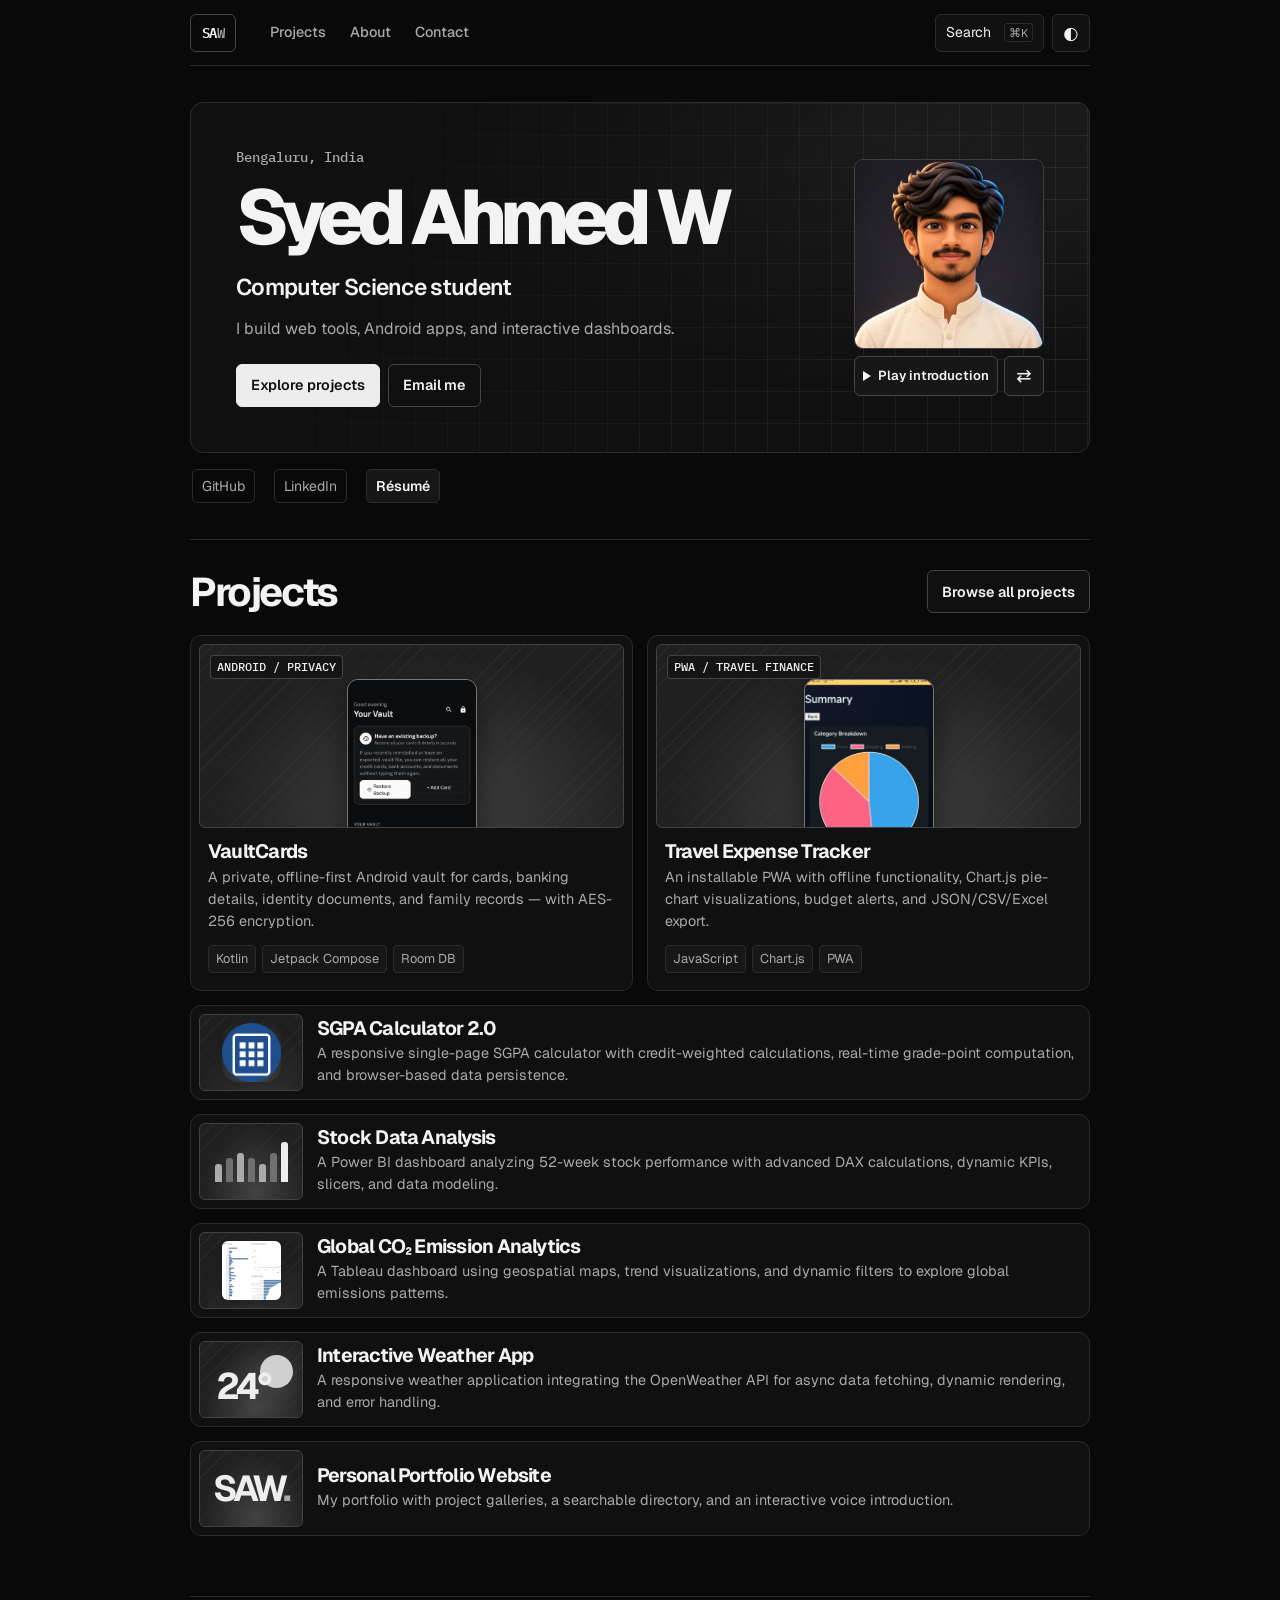
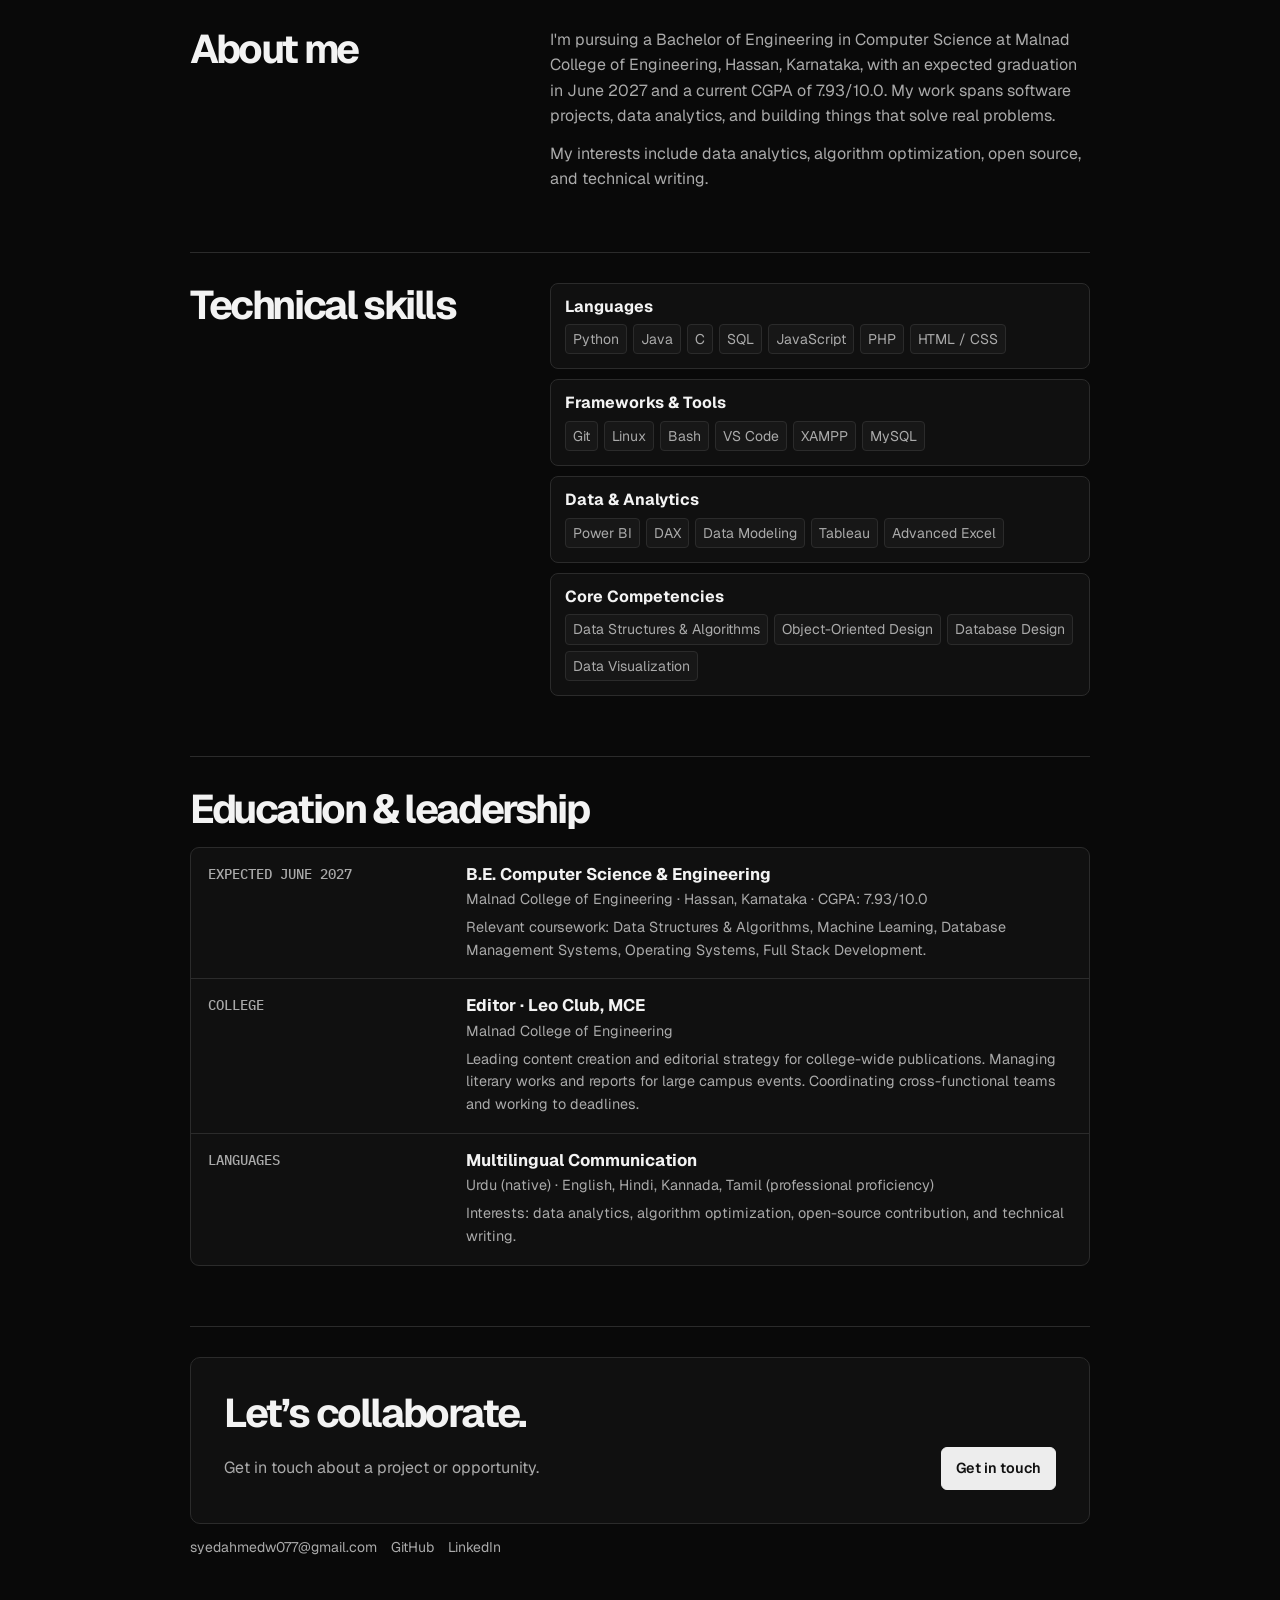
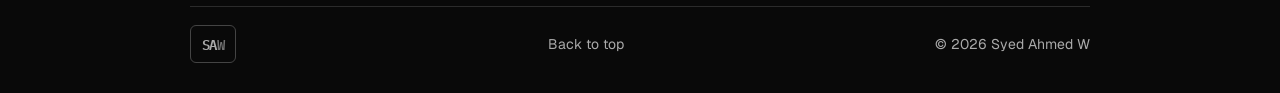
<file: index.html>
<!doctype html>
<html lang="en">
<head>
  <meta charset="utf-8">
  <meta name="viewport" content="width=device-width, initial-scale=1">
  <meta name="theme-color" content="#090909">
  <meta name="description" content="Syed Ahmed W — Computer Science student at Malnad College of Engineering, building software and data-driven projects.">
  <meta property="og:title" content="Syed Ahmed W — Portfolio">
  <meta property="og:description" content="Software, data analytics, and practical ideas made useful.">
  <meta property="og:type" content="website">
  <title>Syed Ahmed W — Portfolio</title>
  <link rel="icon" href="assets/favicon.svg" type="image/svg+xml">
  <link rel="preconnect" href="https://fonts.googleapis.com">
  <link rel="preconnect" href="https://fonts.gstatic.com" crossorigin>
  <link href="https://fonts.googleapis.com/css2?family=Geist:wght@400;500;600;700;800&family=IBM+Plex+Mono:wght@400;500;600&display=swap" rel="stylesheet">
  <link rel="stylesheet" href="styles.css">
  <script src="app.js" defer></script>
  <script src="link-previews.js" defer></script>
  <script src="avatar-mouth.js" defer></script>
  <script src="avatar.js" defer></script>
</head>
<body>
  <!-- Reading progress bar -->
  <div class="reading-progress" aria-hidden="true"><span id="reading-progress-bar"></span></div>

  <!-- Quick navigation overlay (Ctrl/⌘ K) -->
  <div class="command-overlay" id="command-overlay" hidden>
    <div class="command-dialog" role="dialog" aria-modal="true" aria-label="Quick navigation">
      <div class="command-input-row">
        <span>⌕</span>
        <input id="command-input" type="search" placeholder="Jump to a section or page…" autocomplete="off">
        <kbd>ESC</kbd>
      </div>
      <div class="command-results" id="command-results"></div>
      <p class="command-hint">Use ↑ ↓ to navigate · Enter to open · Esc to close</p>
    </div>
  </div>

  <a class="skip-link" href="#main">Skip to content</a>

  <!-- Header -->
  <header class="site-header">
    <a class="wordmark" href="index.html" aria-label="Syed Ahmed W home">SA<span>W</span></a>
    <nav class="main-nav" aria-label="Main navigation">
      <a href="projects.html">Projects</a>
      <a href="index.html#about">About</a>
      <a href="index.html#contact">Contact</a>
    </nav>
    <div class="header-actions">
      <button class="command-trigger" type="button" aria-label="Open quick navigation" title="Quick navigation (Ctrl/⌘ K)">Search <kbd>⌘K</kbd></button>
      <button class="theme-toggle" type="button" aria-label="Toggle color theme">◐</button>
    </div>
  </header>

  <main id="main">
    <section class="intro section-wrap" aria-labelledby="intro-title">
      <div class="intro-panel">
        <div class="intro-copy">
          <p class="intro-location">Bengaluru, India</p>
          <h1 id="intro-title">Syed Ahmed W</h1>
          <p class="intro-role">Computer Science student</p>
          <p class="intro-summary">I build web tools, Android apps, and interactive dashboards.</p>
          <div class="intro-actions">
            <a class="button button-primary" href="#featured">Explore projects</a>
            <a class="button button-outline" href="mailto:syedahmedw077@gmail.com">Email me</a>
          </div>
        </div>
        <div class="avatar-widget" data-avatar>
          <div class="avatar-stage">
            <div class="avatar-character" aria-hidden="true">
              <img src="assets/syed-ahmed-avatar.webp" alt="" width="512" height="512" fetchpriority="high">
              <span class="avatar-mouth"></span>
            </div>
            <img class="avatar-photo" src="assets/syed-ahmed-portrait-sm.webp" alt="Portrait of Syed Ahmed W" width="780" height="975" hidden>
          </div>
          <div class="avatar-controls">
            <button class="avatar-play" type="button" hidden><span class="play-icon" aria-hidden="true"></span><span class="play-label">Play introduction</span></button>
            <button class="avatar-view" type="button" aria-label="Show portrait" title="Show portrait" hidden>⇄</button>
          </div>
          <audio src="assets/avatar-intro.mp3" preload="none"></audio>
          <p class="avatar-status" role="status" hidden></p>
        </div>
      </div>
      <div class="intro-links">
        <a href="https://github.com/syedahmedw" target="_blank" rel="noreferrer">GitHub</a>
        <a href="https://linkedin.com/in/syedahmedw" target="_blank" rel="noreferrer">LinkedIn</a>
        <a class="resume-link" href="resume.html">Résumé</a>
      </div>
    </section>

    <section class="content-section section-wrap home-projects" id="featured" aria-labelledby="projects-title">
      <div class="work-header">
        <h2 id="projects-title">Projects</h2>
        <a class="button button-outline" href="projects.html">Browse all projects</a>
      </div>
      <div class="project-grid home-project-grid">
        <article class="project-tile">
          <a class="tile-visual visual-vault" href="project.html?id=vaultcards" aria-label="View VaultCards project">
            <span class="visual-label">ANDROID / PRIVACY</span>
            <img class="tile-app-preview" src="assets/project-screenshots/vaultcards/vault-settings.jpeg" alt="" loading="lazy" width="720" height="1600">
          </a>
          <h3><a href="project.html?id=vaultcards">VaultCards</a></h3>
          <p>A private, offline-first Android vault for cards, banking details, identity documents, and family records — with AES-256 encryption.</p>
          <div class="card-tags"><span>Kotlin</span><span>Jetpack Compose</span><span>Room DB</span></div>
        </article>

        <article class="project-tile">
          <a class="tile-visual visual-expense" href="project.html?id=expense-tracker" aria-label="View Travel Expense Tracker project">
            <span class="visual-label">PWA / TRAVEL FINANCE</span>
            <img class="tile-app-preview" src="assets/project-screenshots/travel/summary.webp" alt="" loading="lazy" width="540" height="1159">
          </a>
          <h3><a href="project.html?id=expense-tracker">Travel Expense Tracker</a></h3>
          <p>An installable PWA with offline functionality, Chart.js pie-chart visualizations, budget alerts, and JSON/CSV/Excel export.</p>
          <div class="card-tags"><span>JavaScript</span><span>Chart.js</span><span>PWA</span></div>
        </article>

        <article class="project-tile">
          <a class="tile-visual visual-sgpa" href="project.html?id=sgpa-calculator" aria-label="View SGPA Calculator project">
            <span class="visual-label">EDUCATION / WEB</span>
            <img class="tile-sgpa-icon" src="assets/project-screenshots/apps/sgpa-calculator-icon.png" alt="" loading="lazy" width="512" height="512">
          </a>
          <h3><a href="project.html?id=sgpa-calculator">SGPA Calculator 2.0</a></h3>
          <p>A responsive single-page SGPA calculator with credit-weighted calculations, real-time grade-point computation, and browser-based data persistence.</p>
          <div class="card-tags"><span>JavaScript</span><span>HTML / CSS</span><span>Local Storage</span></div>
        </article>

        <article class="project-tile">
          <a class="tile-visual visual-stock" href="project.html?id=stock-dashboard" aria-label="View Stock Data Analysis project">
            <span class="visual-label">POWER BI / FINANCE</span>
            <div class="stock-lines"><i></i><i></i><i></i><i></i><i></i><i></i><i></i></div>
          </a>
          <h3><a href="project.html?id=stock-dashboard">Stock Data Analysis</a></h3>
          <p>A Power BI dashboard analyzing 52-week stock performance with advanced DAX calculations, dynamic KPIs, slicers, and data modeling.</p>
          <div class="card-tags"><span>Power BI</span><span>DAX</span><span>Data Modeling</span></div>
        </article>

        <article class="project-tile">
          <a class="tile-visual visual-co2" href="project.html?id=co2-analytics" aria-label="View Global CO₂ Emission Analytics project">
            <span class="visual-label">TABLEAU / CLIMATE</span>
            <img class="tile-tableau-preview" src="assets/project-screenshots/tableau/dashboard.png" alt="" loading="lazy" width="192" height="192">
          </a>
          <h3><a href="project.html?id=co2-analytics">Global CO₂ Emission Analytics</a></h3>
          <p>A Tableau dashboard using geospatial maps, trend visualizations, and dynamic filters to explore global emissions patterns.</p>
          <div class="card-tags"><span>Tableau</span><span>Geospatial</span><span>Data Viz</span></div>
        </article>

        <article class="project-tile">
          <a class="tile-visual visual-weather" href="project.html?id=weather-app" aria-label="View Weather Application project">
            <span class="visual-label">WEB / API</span>
            <div class="weather-sun" aria-hidden="true"></div>
            <div class="weather-temp" aria-hidden="true">24°</div>
          </a>
          <h3><a href="project.html?id=weather-app">Interactive Weather App</a></h3>
          <p>A responsive weather application integrating the OpenWeather API for async data fetching, dynamic rendering, and error handling.</p>
          <div class="card-tags"><span>JavaScript</span><span>REST API</span><span>Responsive</span></div>
        </article>

        <article class="project-tile">
          <a class="tile-visual visual-portfolio" href="project.html?id=portfolio" aria-label="View Personal Portfolio Website project">
            <span class="visual-label">PERSONAL / WEB</span>
            <div class="portfolio-type">SAW<span>.</span></div>
          </a>
          <h3><a href="project.html?id=portfolio">Personal Portfolio Website</a></h3>
          <p>My portfolio with project galleries, a searchable directory, and an interactive voice introduction.</p>
          <div class="card-tags"><span>HTML / CSS</span><span>JavaScript</span><span>Accessibility</span></div>
        </article>
      </div>
    </section>

    <!-- ═══════ ABOUT ═══════ -->
    <section class="content-section section-wrap" id="about">
      <div class="about-grid">
        <h2>About me</h2>
        <div class="about-copy">
          <p>I'm pursuing a Bachelor of Engineering in Computer Science at Malnad College of Engineering, Hassan, Karnataka, with an expected graduation in June 2027 and a current CGPA of 7.93/10.0. My work spans software projects, data analytics, and building things that solve real problems.</p>
          <p>My interests include data analytics, algorithm optimization, open source, and technical writing.</p>
        </div>
      </div>
    </section>

    <!-- ═══════ SKILLS ═══════ -->
    <section class="content-section section-wrap" id="skills">
      <div class="skills-layout">
        <h2>Technical skills</h2>
        <div class="skill-groups">
          <div class="skill-group">
            <h3>Languages</h3>
            <div class="tag-list">
              <span>Python</span><span>Java</span><span>C</span><span>SQL</span><span>JavaScript</span><span>PHP</span><span>HTML / CSS</span>
            </div>
          </div>
          <div class="skill-group">
            <h3>Frameworks & Tools</h3>
            <div class="tag-list">
              <span>Git</span><span>Linux</span><span>Bash</span><span>VS Code</span><span>XAMPP</span><span>MySQL</span>
            </div>
          </div>
          <div class="skill-group">
            <h3>Data & Analytics</h3>
            <div class="tag-list">
              <span>Power BI</span><span>DAX</span><span>Data Modeling</span><span>Tableau</span><span>Advanced Excel</span>
            </div>
          </div>
          <div class="skill-group">
            <h3>Core Competencies</h3>
            <div class="tag-list">
              <span>Data Structures & Algorithms</span><span>Object-Oriented Design</span><span>Database Design</span><span>Data Visualization</span>
            </div>
          </div>
        </div>
      </div>
    </section>

    <!-- ═══════ EDUCATION & LEADERSHIP ═══════ -->
    <section class="content-section section-wrap" id="experience">
      <h2 class="section-title">Education &amp; leadership</h2>
      <div class="timeline">
        <div class="timeline-item">
          <span class="timeline-date">EXPECTED JUNE 2027</span>
          <div>
            <h3>B.E. Computer Science & Engineering</h3>
            <p>Malnad College of Engineering · Hassan, Karnataka · CGPA: 7.93/10.0</p>
            <span class="timeline-note">Relevant coursework: Data Structures & Algorithms, Machine Learning, Database Management Systems, Operating Systems, Full Stack Development.</span>
          </div>
        </div>
        <div class="timeline-item">
          <span class="timeline-date">COLLEGE</span>
          <div>
            <h3>Editor · Leo Club, MCE</h3>
            <p>Malnad College of Engineering</p>
            <span class="timeline-note">Leading content creation and editorial strategy for college-wide publications. Managing literary works and reports for large campus events. Coordinating cross-functional teams and working to deadlines.</span>
          </div>
        </div>
        <div class="timeline-item">
          <span class="timeline-date">LANGUAGES</span>
          <div>
            <h3>Multilingual Communication</h3>
            <p>Urdu (native) · English, Hindi, Kannada, Tamil (professional proficiency)</p>
            <span class="timeline-note">Interests: data analytics, algorithm optimization, open-source contribution, and technical writing.</span>
          </div>
        </div>
      </div>
    </section>

    <!-- ═══════ CONTACT ═══════ -->
    <section class="contact-section section-wrap" id="contact">
      <div class="contact-panel">
        <h2>Let’s collaborate.</h2>
        <div class="contact-bottom">
          <p>Get in touch about a project or opportunity.</p>
          <a class="button button-primary" href="mailto:syedahmedw077@gmail.com">Get in touch</a>
        </div>
      </div>
      <div class="contact-links">
        <a href="mailto:syedahmedw077@gmail.com">syedahmedw077@gmail.com</a>
        <a href="https://github.com/syedahmedw" target="_blank" rel="noreferrer">GitHub</a>
        <a href="https://linkedin.com/in/syedahmedw" target="_blank" rel="noreferrer">LinkedIn</a>
      </div>
    </section>
  </main>

  <footer class="site-footer section-wrap">
    <a class="wordmark" href="#">SA<span>W</span></a>
    <a href="#main">Back to top</a>
    <span>© <span id="year"></span> Syed Ahmed W</span>
  </footer>
</body>
</html>
</file>
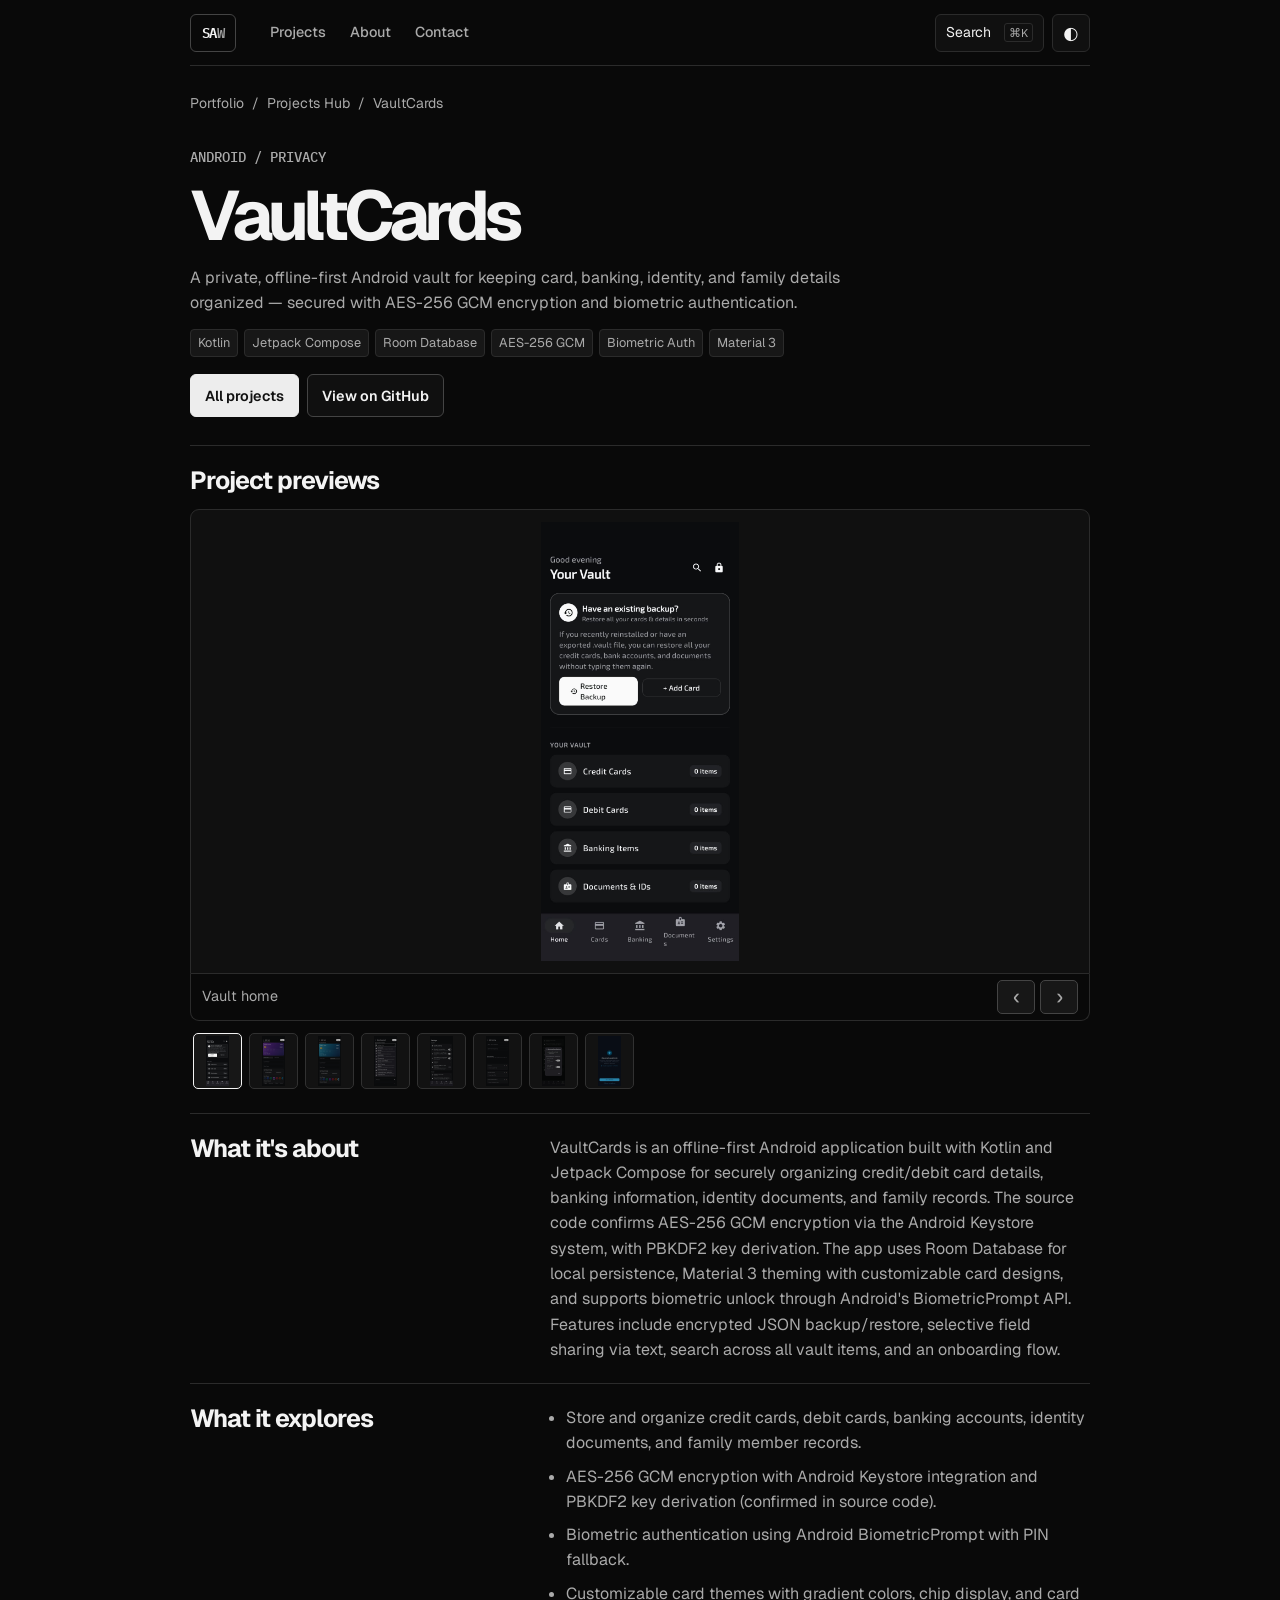
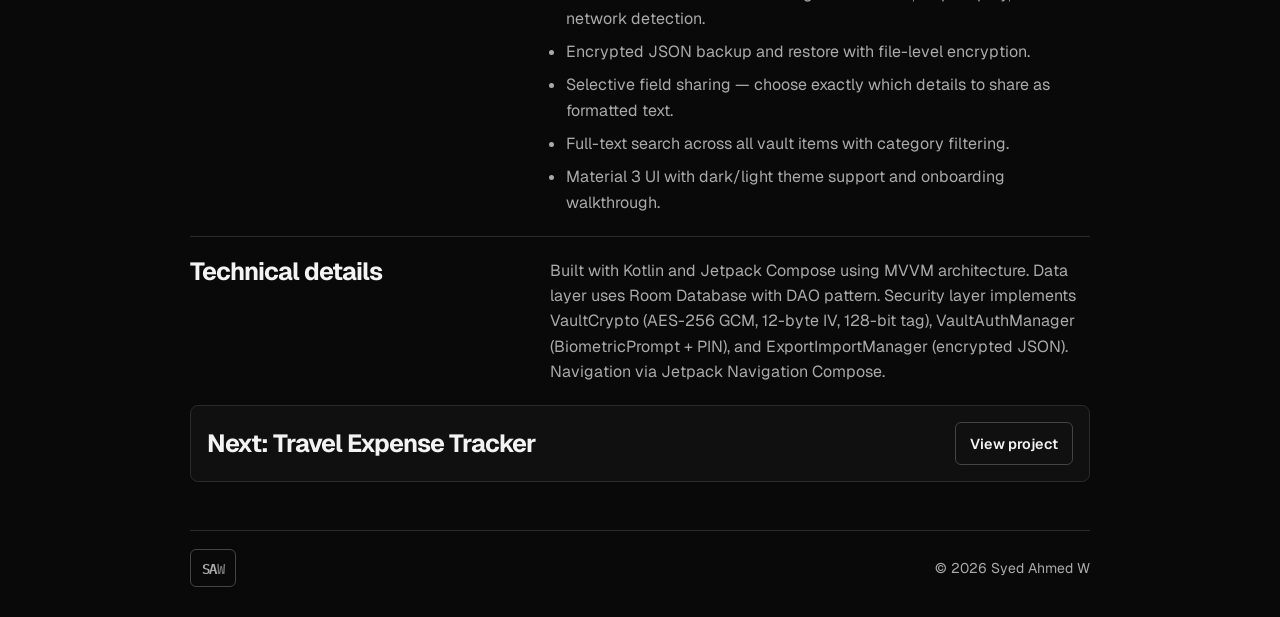
<file: project.html>
<!doctype html>
<html lang="en">
<head>
  <meta charset="utf-8">
  <meta name="viewport" content="width=device-width, initial-scale=1">
  <meta name="theme-color" content="#090909">
  <meta name="description" content="Project details from Syed Ahmed W's portfolio.">
  <title>Project — Syed Ahmed W</title>
  <link rel="icon" href="assets/favicon.svg" type="image/svg+xml">
  <link rel="preconnect" href="https://fonts.googleapis.com">
  <link rel="preconnect" href="https://fonts.gstatic.com" crossorigin>
  <link href="https://fonts.googleapis.com/css2?family=Geist:wght@400;500;600;700;800&family=IBM+Plex+Mono:wght@400;500;600&display=swap" rel="stylesheet">
  <link rel="stylesheet" href="styles.css">
  <script src="app.js" defer></script>
  <script src="link-previews.js" defer></script>
</head>
<body class="detail-page">
  <div class="reading-progress" aria-hidden="true"><span id="reading-progress-bar"></span></div>

  <div class="command-overlay" id="command-overlay" hidden>
    <div class="command-dialog" role="dialog" aria-modal="true" aria-label="Quick navigation">
      <div class="command-input-row">
        <span>⌕</span>
        <input id="command-input" type="search" placeholder="Jump to a section or page…" autocomplete="off">
        <kbd>ESC</kbd>
      </div>
      <div class="command-results" id="command-results"></div>
      <p class="command-hint">Use ↑ ↓ to navigate · Enter to open · Esc to close</p>
    </div>
  </div>

  <a class="skip-link" href="#main">Skip to content</a>

  <header class="site-header">
    <a class="wordmark" href="index.html" aria-label="Syed Ahmed W home">SA<span>W</span></a>
    <nav class="main-nav" aria-label="Main navigation">
      <a href="projects.html">Projects</a>
      <a href="index.html#about">About</a>
      <a href="index.html#contact">Contact</a>
    </nav>
    <div class="header-actions">
      <button class="command-trigger" type="button" aria-label="Open quick navigation" title="Quick navigation (Ctrl/⌘ K)">Search <kbd>⌘K</kbd></button>
      <button class="theme-toggle" type="button" aria-label="Toggle color theme">◐</button>
    </div>
  </header>

  <main id="main" class="section-wrap detail-main">
    <div class="hub-breadcrumb">
      <a href="index.html">Portfolio</a><span>/</span>
      <a href="projects.html">Projects Hub</a><span>/</span>
      <span id="detail-crumb">Project</span>
    </div>

    <section class="detail-hero">
      <div class="hero-kicker">
        <span class="status-dot"></span>
        <span id="detail-category">PROJECT</span>
      </div>
      <h1 id="detail-title">Project details</h1>
      <p id="detail-summary" class="detail-summary"></p>
      <div id="detail-tags" class="card-tags"></div>
      <div id="detail-actions" class="detail-actions"></div>
    </section>

    <!-- Screenshot gallery (shown when screenshots exist) -->
    <section id="detail-gallery-section" class="screenshot-section" hidden>
      <div class="screenshot-heading">
        <div>
          <h2>Project previews</h2>
        </div>
      </div>
      <figure class="gallery">
        <a class="gallery-full-size" target="_blank" rel="noopener"><img alt=""></a>
        <figcaption class="gallery-information">
          <span class="gallery-caption" aria-live="polite"></span>
          <div class="gallery-controls">
            <button class="gallery-prev" type="button" aria-label="Previous screenshot">‹</button>
            <button class="gallery-next" type="button" aria-label="Next screenshot">›</button>
          </div>
        </figcaption>
      </figure>
      <div class="gallery-picker" role="group" aria-label="Choose a screenshot"></div>
    </section>

    <!-- About the project -->
    <section class="detail-content">
      <div>
        <h2>What it's about</h2>
      </div>
      <div class="detail-copy">
        <p id="detail-about"></p>
      </div>
    </section>

    <!-- Feature list -->
    <section class="detail-content detail-two-col">
      <div>
        <h2>What it explores</h2>
      </div>
      <ul id="detail-features" class="feature-list"></ul>
    </section>

    <!-- Tech stack detail (new section) -->
    <section id="detail-tech-section" class="detail-content detail-two-col" hidden>
      <div>
        <h2>Technical details</h2>
      </div>
      <div id="detail-tech" class="detail-copy"></div>
    </section>

    <!-- Next project nav -->
    <section class="next-project">
      <div>
        <h2>More work, one click away.</h2>
      </div>
      <a class="button button-outline" href="projects.html">Browse all projects</a>
    </section>
  </main>

  <footer class="site-footer section-wrap">
    <a class="wordmark" href="index.html">SA<span>W</span></a>

    <span>© <span id="year"></span> Syed Ahmed W</span>
  </footer>
</body>
</html>
</file>
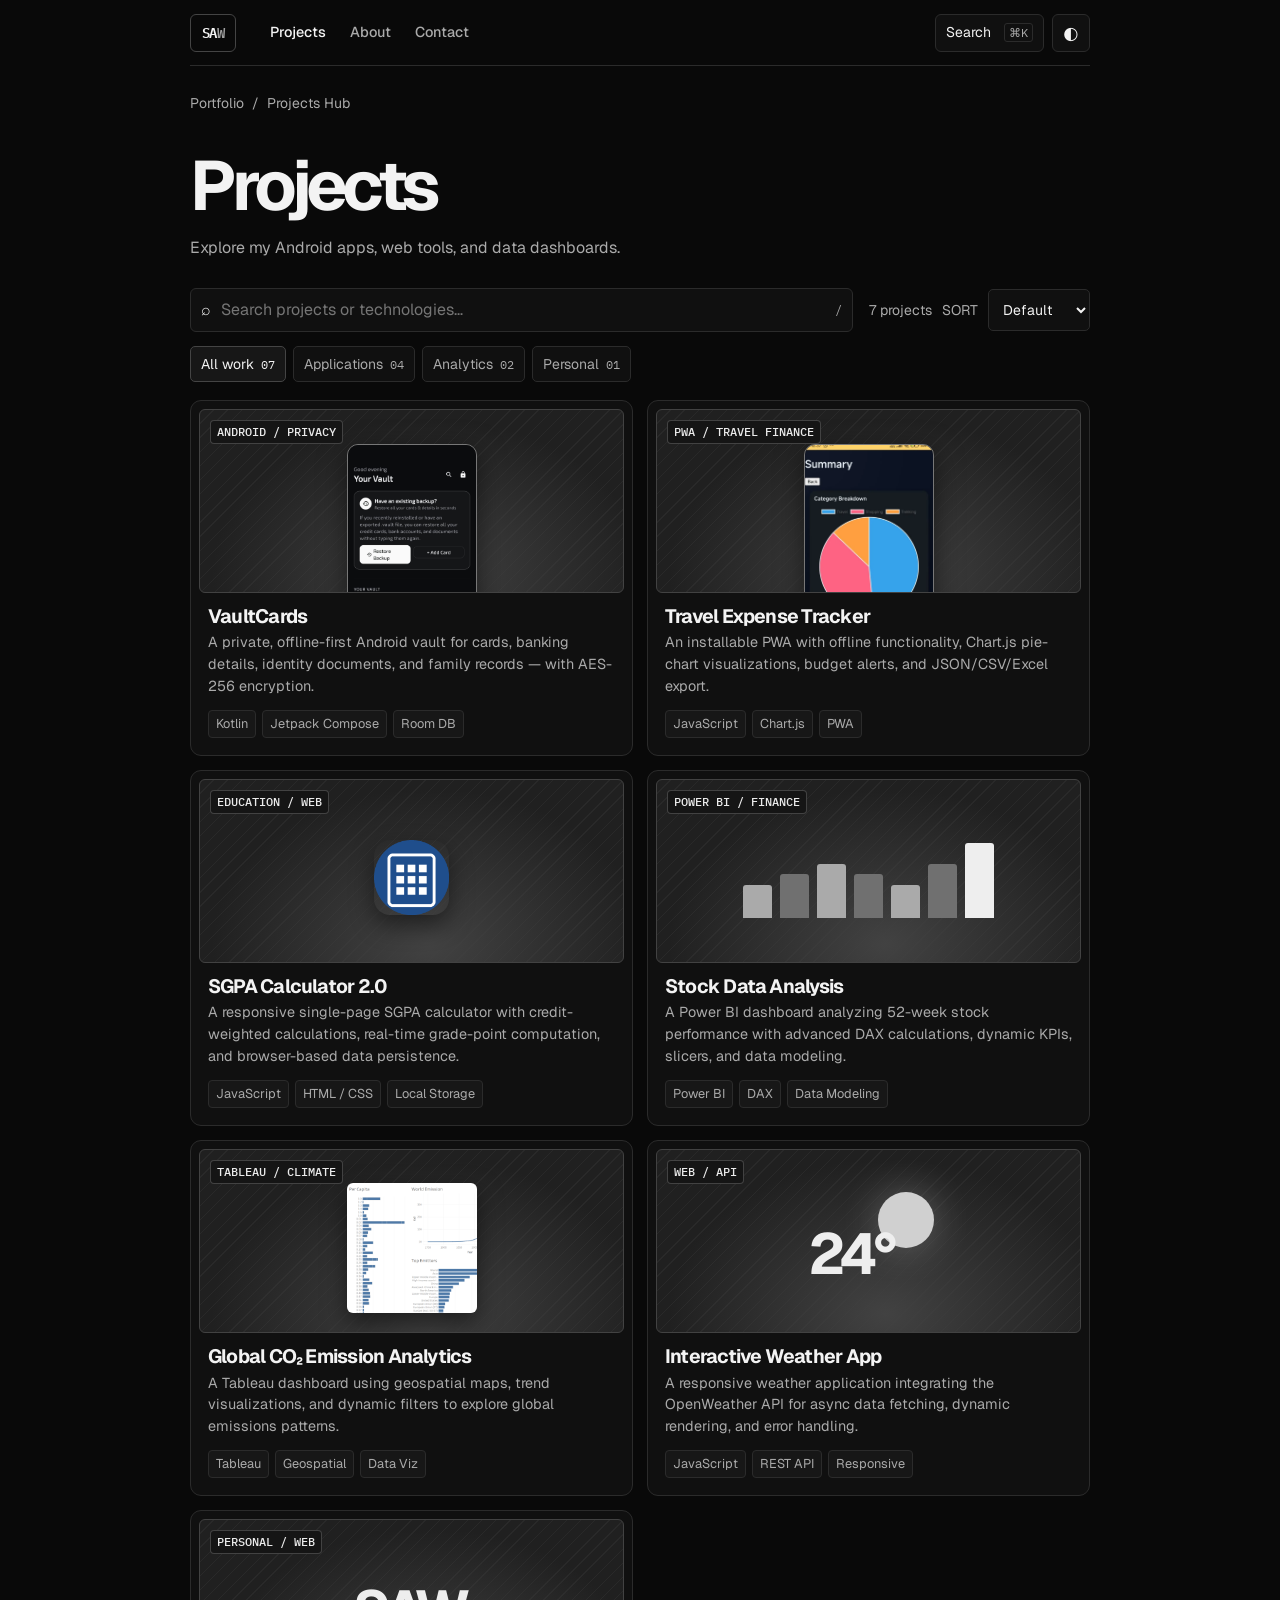
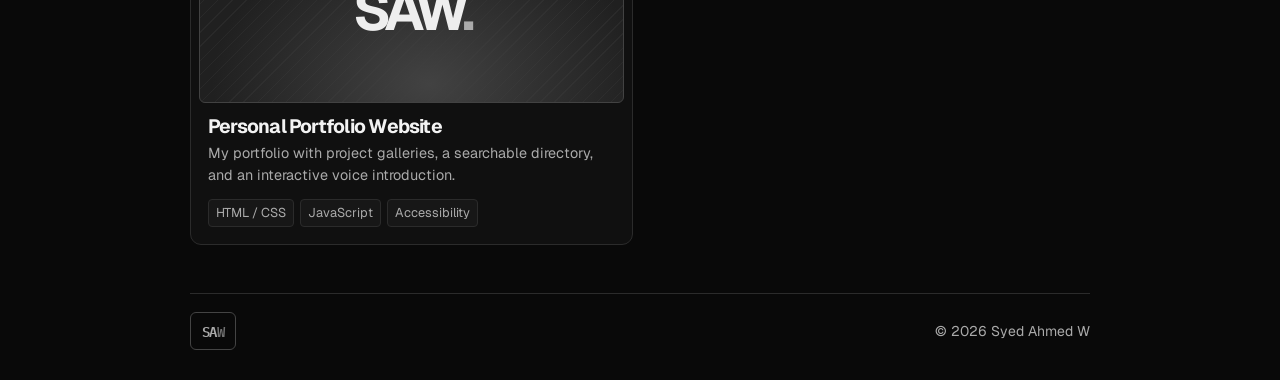
<file: projects.html>
<!doctype html>
<html lang="en">
<head>
  <meta charset="utf-8">
  <meta name="viewport" content="width=device-width, initial-scale=1">
  <meta name="theme-color" content="#090909">
  <meta name="description" content="Explore software and data projects by Syed Ahmed W.">
  <title>Projects Hub — Syed Ahmed W</title>
  <link rel="icon" href="assets/favicon.svg" type="image/svg+xml">
  <link rel="preconnect" href="https://fonts.googleapis.com">
  <link rel="preconnect" href="https://fonts.gstatic.com" crossorigin>
  <link href="https://fonts.googleapis.com/css2?family=Geist:wght@400;500;600;700;800&family=IBM+Plex+Mono:wght@400;500;600&display=swap" rel="stylesheet">
  <link rel="stylesheet" href="styles.css">
  <script src="app.js" defer></script>
  <script src="link-previews.js" defer></script>
</head>
<body class="projects-page">
  <div class="reading-progress" aria-hidden="true"><span id="reading-progress-bar"></span></div>

  <div class="command-overlay" id="command-overlay" hidden>
    <div class="command-dialog" role="dialog" aria-modal="true" aria-label="Quick navigation">
      <div class="command-input-row">
        <span>⌕</span>
        <input id="command-input" type="search" placeholder="Jump to a section or page…" autocomplete="off">
        <kbd>ESC</kbd>
      </div>
      <div class="command-results" id="command-results"></div>
      <p class="command-hint">Use ↑ ↓ to navigate · Enter to open · Esc to close</p>
    </div>
  </div>

  <a class="skip-link" href="#main">Skip to content</a>

  <header class="site-header">
    <a class="wordmark" href="index.html" aria-label="Syed Ahmed W home">SA<span>W</span></a>
    <nav class="main-nav" aria-label="Main navigation">
      <a href="projects.html" aria-current="page">Projects</a>
      <a href="index.html#about">About</a>
      <a href="index.html#contact">Contact</a>
    </nav>
    <div class="header-actions">
      <button class="command-trigger" type="button" aria-label="Open quick navigation" title="Quick navigation (Ctrl/⌘ K)">Search <kbd>⌘K</kbd></button>
      <button class="theme-toggle" type="button" aria-label="Toggle color theme">◐</button>
    </div>
  </header>

  <main id="main" class="section-wrap hub-main">
    <div class="hub-breadcrumb">
      <a href="index.html">Portfolio</a><span>/</span><span>Projects Hub</span>
    </div>

    <section class="hub-hero">
      <h1>Projects</h1>
      <p>Explore my Android apps, web tools, and data dashboards.</p>
    </section>

    <section class="project-browser" aria-label="Browse projects">
      <div class="browser-toolbar">
        <label class="search-box">
          <span aria-hidden="true">⌕</span>
          <input id="project-search" type="search" aria-label="Search projects" placeholder="Search projects or technologies…" autocomplete="off">
          <kbd>/</kbd>
        </label>
        <div class="browser-tools">
          <span class="results-count" id="results-count">7 projects</span>
          <div class="sort-control">
            <span>SORT</span>
            <select id="project-sort" aria-label="Sort projects">
              <option value="default">Default</option>
              <option value="az">A → Z</option>
              <option value="category">Category</option>
            </select>
          </div>
        </div>
      </div>

      <div class="filter-row" role="group" aria-label="Filter by category">
        <button class="filter-chip active" data-filter="all" aria-pressed="true">All work <span>07</span></button>
        <button class="filter-chip" data-filter="app" aria-pressed="false">Applications <span>04</span></button>
        <button class="filter-chip" data-filter="analytics" aria-pressed="false">Analytics <span>02</span></button>
        <button class="filter-chip" data-filter="personal" aria-pressed="false">Personal <span>01</span></button>
      </div>

      <div class="project-grid" id="project-grid">
        <!-- 01 VaultCards -->
        <article class="project-tile" data-category="app" data-search="vaultcards android privacy vault biometric identity bank card family records kotlin jetpack compose room">
          <a class="tile-visual visual-vault" href="project.html?id=vaultcards" aria-label="View VaultCards project">
            <span class="visual-label">ANDROID / PRIVACY</span>
            <img class="tile-app-preview" src="assets/project-screenshots/vaultcards/vault-settings.jpeg" alt="" loading="lazy" width="720" height="1600">
          </a>
          <h2><a href="project.html?id=vaultcards">VaultCards</a></h2>
          <p>A private, offline-first Android vault for cards, banking details, identity documents, and family records — with AES-256 encryption.</p>
          <div class="card-tags"><span>Kotlin</span><span>Jetpack Compose</span><span>Room DB</span></div>
        </article>

        <!-- 02 Travel Expense Tracker -->
        <article class="project-tile" data-category="app" data-search="travel expense tracker javascript chart.js service workers progressive web app offline localstorage budget alerts json csv excel export pwa">
          <a class="tile-visual visual-expense" href="project.html?id=expense-tracker" aria-label="View Travel Expense Tracker project">
            <span class="visual-label">PWA / TRAVEL FINANCE</span>
            <img class="tile-app-preview" src="assets/project-screenshots/travel/summary.webp" alt="" loading="lazy" width="540" height="1159">
          </a>
          <h2><a href="project.html?id=expense-tracker">Travel Expense Tracker</a></h2>
          <p>An installable PWA with offline functionality, Chart.js pie-chart visualizations, budget alerts, and JSON/CSV/Excel export.</p>
          <div class="card-tags"><span>JavaScript</span><span>Chart.js</span><span>PWA</span></div>
        </article>

        <!-- 03 SGPA Calculator 2.0 -->
        <article class="project-tile" data-category="app" data-search="sgpa calculator academic performance tracker javascript html css local storage weighted algorithm grade point credits private repository pwa">
          <a class="tile-visual visual-sgpa" href="project.html?id=sgpa-calculator" aria-label="View SGPA Calculator project">
            <span class="visual-label">EDUCATION / WEB</span>
            <img class="tile-sgpa-icon" src="assets/project-screenshots/apps/sgpa-calculator-icon.png" alt="" loading="lazy" width="512" height="512">
          </a>
          <h2><a href="project.html?id=sgpa-calculator">SGPA Calculator 2.0</a></h2>
          <p>A responsive single-page SGPA calculator with credit-weighted calculations, real-time grade-point computation, and browser-based data persistence.</p>
          <div class="card-tags"><span>JavaScript</span><span>HTML / CSS</span><span>Local Storage</span></div>
        </article>

        <!-- 04 Stock Data Analysis -->
        <article class="project-tile" data-category="analytics" data-search="stock data analysis dashboard power bi dax financial 52 week performance data modeling kpis slicers">
          <a class="tile-visual visual-stock" href="project.html?id=stock-dashboard" aria-label="View Stock Data Analysis project">
            <span class="visual-label">POWER BI / FINANCE</span>
            <div class="stock-lines"><i></i><i></i><i></i><i></i><i></i><i></i><i></i></div>
          </a>
          <h2><a href="project.html?id=stock-dashboard">Stock Data Analysis</a></h2>
          <p>A Power BI dashboard analyzing 52-week stock performance with advanced DAX calculations, dynamic KPIs, slicers, and data modeling.</p>
          <div class="card-tags"><span>Power BI</span><span>DAX</span><span>Data Modeling</span></div>
        </article>

        <!-- 05 Global CO₂ Emission Analytics -->
        <article class="project-tile" data-category="analytics" data-search="global co2 emission analytics tableau geospatial maps trends environment climate visualization">
          <a class="tile-visual visual-co2" href="project.html?id=co2-analytics" aria-label="View Global CO₂ Emission Analytics project">
            <span class="visual-label">TABLEAU / CLIMATE</span>
            <img class="tile-tableau-preview" src="assets/project-screenshots/tableau/dashboard.png" alt="" loading="lazy" width="192" height="192">
          </a>
          <h2><a href="project.html?id=co2-analytics">Global CO₂ Emission Analytics</a></h2>
          <p>A Tableau dashboard using geospatial maps, trend visualizations, and dynamic filters to explore global emissions patterns.</p>
          <div class="card-tags"><span>Tableau</span><span>Geospatial</span><span>Data Viz</span></div>
        </article>

        <!-- 06 Interactive Weather App -->
        <article class="project-tile" data-category="app" data-search="interactive weather application javascript openweather api responsive real time async fetch">
          <a class="tile-visual visual-weather" href="project.html?id=weather-app" aria-label="View Weather Application project">
            <span class="visual-label">WEB / API</span>
            <div class="weather-sun" aria-hidden="true"></div>
            <div class="weather-temp" aria-hidden="true">24°</div>
          </a>
          <h2><a href="project.html?id=weather-app">Interactive Weather App</a></h2>
          <p>A responsive weather application integrating the OpenWeather API for async data fetching, dynamic rendering, and error handling.</p>
          <div class="card-tags"><span>JavaScript</span><span>REST API</span><span>Responsive</span></div>
        </article>

        <!-- 07 Personal Portfolio Website -->
        <article class="project-tile" data-category="personal" data-search="personal portfolio website html css javascript formspree redesign accessibility dark theme">
          <a class="tile-visual visual-portfolio" href="project.html?id=portfolio" aria-label="View Personal Portfolio Website project">
            <span class="visual-label">PERSONAL / WEB</span>
            <div class="portfolio-type">SAW<span>.</span></div>
          </a>
          <h2><a href="project.html?id=portfolio">Personal Portfolio Website</a></h2>
          <p>My portfolio with project galleries, a searchable directory, and an interactive voice introduction.</p>
          <div class="card-tags"><span>HTML / CSS</span><span>JavaScript</span><span>Accessibility</span></div>
        </article>
      </div>

      <div class="empty-state" id="empty-state" hidden>
        <span>⌕</span>
        <h3>No matching projects</h3>
        <p>Try another search term or clear your category filter.</p>
        <button id="clear-filters" class="text-link">Clear filters</button>
      </div>
    </section>

  </main>

  <footer class="site-footer section-wrap">
    <a class="wordmark" href="index.html">SA<span>W</span></a>

    <span>© <span id="year"></span> Syed Ahmed W</span>
  </footer>
</body>
</html>
</file>
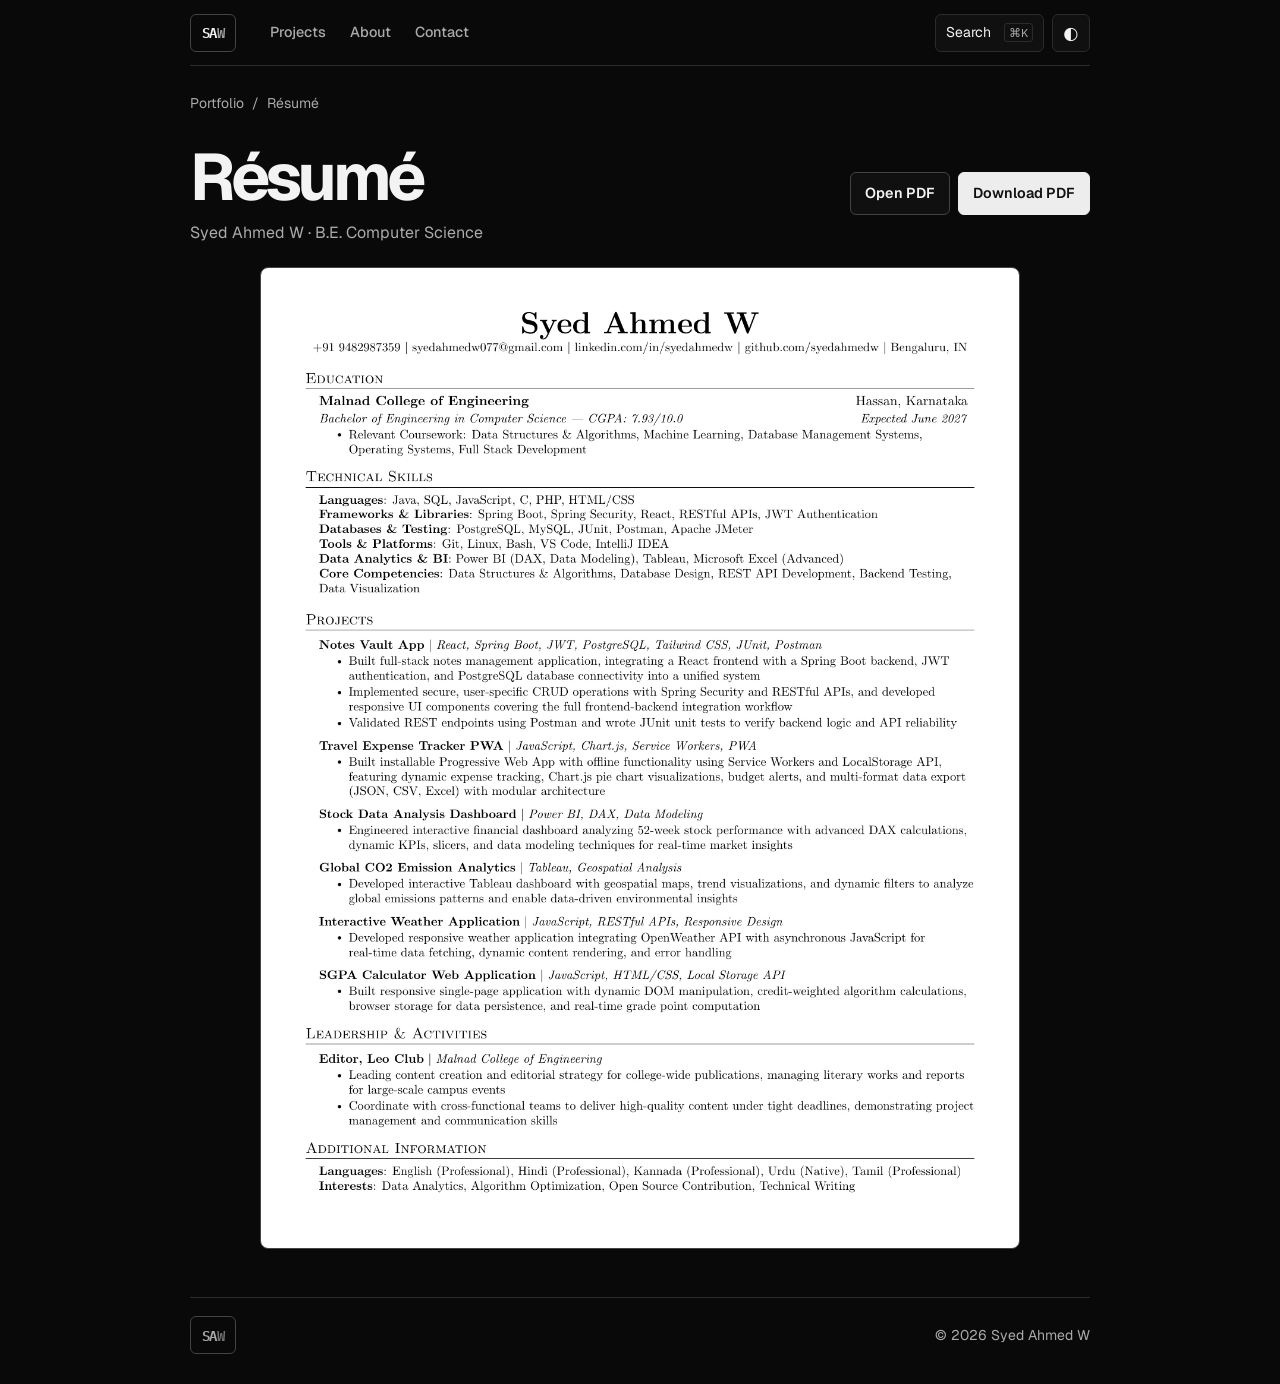
<file: resume.html>
<!doctype html>
<html lang="en">
<head>
  <meta charset="utf-8">
  <meta name="viewport" content="width=device-width, initial-scale=1">
  <meta name="theme-color" content="#090909">
  <meta name="description" content="View and download the résumé of Syed Ahmed W.">
  <title>Résumé — Syed Ahmed W</title>
  <link rel="icon" href="assets/favicon.svg" type="image/svg+xml">
  <link rel="preconnect" href="https://fonts.googleapis.com">
  <link rel="preconnect" href="https://fonts.gstatic.com" crossorigin>
  <link href="https://fonts.googleapis.com/css2?family=Geist:wght@400;500;600;700;800&family=IBM+Plex+Mono:wght@400;500;600&display=swap" rel="stylesheet">
  <link rel="stylesheet" href="styles.css">
  <script src="app.js" defer></script>
  <script src="link-previews.js" defer></script>
</head>
<body>
  <div class="reading-progress" aria-hidden="true"><span id="reading-progress-bar"></span></div>

  <div class="command-overlay" id="command-overlay" hidden>
    <div class="command-dialog" role="dialog" aria-modal="true" aria-label="Quick navigation">
      <div class="command-input-row">
        <span>⌕</span>
        <input id="command-input" type="search" placeholder="Jump to a section or page…" autocomplete="off">
        <kbd>ESC</kbd>
      </div>
      <div class="command-results" id="command-results"></div>
      <p class="command-hint">Use ↑ ↓ to navigate · Enter to open · Esc to close</p>
    </div>
  </div>

  <a class="skip-link" href="#main">Skip to content</a>

  <header class="site-header">
    <a class="wordmark" href="index.html" aria-label="Syed Ahmed W home">SA<span>W</span></a>
    <nav class="main-nav" aria-label="Main navigation">
      <a href="projects.html">Projects</a>
      <a href="index.html#about">About</a>
      <a href="index.html#contact">Contact</a>
    </nav>
    <div class="header-actions">
      <button class="command-trigger" type="button" aria-label="Open quick navigation" title="Quick navigation (Ctrl/⌘ K)">Search <kbd>⌘K</kbd></button>
      <button class="theme-toggle" type="button" aria-label="Toggle color theme">◐</button>
    </div>
  </header>

  <main id="main" class="section-wrap resume-main">
    <div class="hub-breadcrumb">
      <a href="index.html">Portfolio</a><span aria-hidden="true">/</span><span aria-current="page">Résumé</span>
    </div>
    <header class="resume-header">
      <div><h1>Résumé</h1><p>Syed Ahmed W · B.E. Computer Science</p></div>
      <div class="resume-actions">
        <a class="button button-outline" href="assets/resume.pdf" target="_blank" rel="noopener">Open PDF</a>
        <a class="button button-primary" href="assets/resume.pdf" download="Syed-Ahmed-W-Resume.pdf">Download PDF</a>
      </div>
    </header>
    <figure class="resume-sheet">
      <img src="assets/resume-page.webp" alt="Page 1 of Syed Ahmed W’s résumé. The PDF above contains selectable text." width="1275" height="1650" fetchpriority="high">
    </figure>
  </main>

  <footer class="site-footer section-wrap">
    <a class="wordmark" href="index.html">SA<span>W</span></a>

    <span>© <span id="year"></span> Syed Ahmed W</span>
  </footer>
</body>
</html>
</file>
<file: styles.css>
:root {
  color-scheme: dark;
  --page: #090909;
  --panel: #101010;
  --raised: #171717;
  --line: #2b2b2b;
  --line-strong: #444;
  --text: #f3f3f3;
  --muted: #aaa;
  --action: #ededed;
  --on-action: #111;
  --shadow: #0008;
  --grid: #ffffff11;
  --font: 'Geist', system-ui, sans-serif;
  --mono: 'IBM Plex Mono', ui-monospace, monospace;
  --width: 900px;
}

body.light-theme {
  color-scheme: light;
  --page: #f5f5f5;
  --panel: #fff;
  --raised: #ebebeb;
  --line: #d6d6d6;
  --line-strong: #a0a0a0;
  --text: #141414;
  --muted: #575757;
  --action: #181818;
  --on-action: #fff;
  --shadow: #0002;
  --grid: #00000013;
}

*, *::before, *::after { box-sizing: border-box; }
[hidden] { display: none !important; }
html { scroll-behavior: smooth; scroll-padding-top: 88px; }
body {
  margin: 0;
  background: var(--page);
  color: var(--text);
  font: 1rem/1.58 var(--font);
  -webkit-font-smoothing: antialiased;
}
a { color: inherit; text-decoration: none; }
button, input, select { font: inherit; color: inherit; }
button, select, summary { cursor: pointer; }
img { display: block; max-width: 100%; height: auto; }
h1, h2, h3, p { margin: 0; }
h1, h2, h3 { line-height: 1.1; text-wrap: balance; }
:focus-visible { outline: 2px solid var(--text); outline-offset: 4px; }

.section-wrap, .site-header { width: min(var(--width), calc(100% - 48px)); margin-inline: auto; }
.site-header {
  position: sticky;
  top: 0;
  z-index: 5;
  display: flex;
  align-items: center;
  gap: clamp(12px, 3vw, 34px);
  min-height: 66px;
  background: var(--page);
  border-bottom: 1px solid var(--line);
}
.wordmark {
  display: inline-grid;
  grid-auto-flow: column;
  justify-content: center;
  align-content: center;
  flex: none;
  width: 46px;
  height: 38px;
  border: 1px solid var(--line-strong);
  border-radius: 6px;
  font: 600 0.88rem/1 var(--mono);
  letter-spacing: -.07em;
}
.wordmark span { opacity: .65; }
.main-nav, .header-actions { display: flex; align-items: center; gap: clamp(10px, 2.5vw, 24px); }
.main-nav a { font-size: .9rem; font-weight: 500; color: var(--muted); }
.main-nav a:hover, .main-nav a[aria-current] { color: var(--text); }
.header-actions { margin-left: auto; gap: 8px; }
.command-trigger, .theme-toggle {
  border: 1px solid var(--line);
  border-radius: 6px;
  background: var(--panel);
  min-height: 38px;
  padding: 0 10px;
  font-size: .875rem;
}
.command-trigger:hover, .theme-toggle:hover { border-color: var(--line-strong); }
.theme-toggle { width: 38px; padding: 0; font-size: 1.1rem; }
kbd { font: .75rem var(--mono); color: var(--muted); }
.command-trigger kbd { margin-left: 9px; border: 1px solid var(--line); padding: 1px 4px; border-radius: 3px; }
.reading-progress { position: fixed; z-index: 8; inset: 0 0 auto; height: 1px; pointer-events: none; }
.reading-progress span { display: block; height: 100%; background: var(--text); }
.skip-link { position: fixed; z-index: 12; top: -100px; left: 12px; padding: 10px; background: var(--action); color: var(--on-action); }
.skip-link:focus { top: 10px; }

.button {
  display: inline-flex;
  align-items: center;
  justify-content: center;
  text-align: center;
  min-height: 43px;
  padding: 8px 14px;
  border: 1px solid var(--line-strong);
  border-radius: 6px;
  font-size: .9rem;
  line-height: 1.25;
  font-weight: 600;
  transition: background .18s, border-color .18s;
}
.button-primary { background: var(--action); color: var(--on-action); border-color: var(--action); }
.button-primary:hover { opacity: .82; }
.button-outline { background: var(--panel); }
.button-outline:hover { background: var(--raised); border-color: var(--muted); }

.intro { padding-top: 48px; }
.intro-panel {
  display: grid;
  grid-template-columns: minmax(0, 1fr) 190px;
  align-items: center;
  gap: 36px;
  overflow: hidden;
  isolation: isolate;
  position: relative;
  min-height: 335px;
  border: 1px solid var(--line);
  border-radius: 13px;
  background: var(--panel);
  padding: clamp(24px, 4.2vw, 45px);
}
.intro-panel::before {
  position: absolute;
  z-index: -1;
  inset: 0;
  content: '';
  background:
    radial-gradient(ellipse at 77% 10%, var(--grid), transparent 60%),
    linear-gradient(var(--grid) 1px, transparent 1px) 0 0 / 32px 32px,
    linear-gradient(90deg, var(--grid) 1px, transparent 1px) 0 0 / 32px 32px;
  mask-image: linear-gradient(120deg, transparent 11%, #000 87%);
}
.intro-location { margin: 0 0 15px; color: var(--muted); font: 500 .875rem var(--mono); }
.intro h1 { font-size: clamp(2.95rem, 6.7vw, 4.8rem); font-weight: 800; letter-spacing: -.09em; line-height: .96; text-wrap: initial; }
.intro-role { margin-top: 15px; font-size: clamp(1.16rem, 2.5vw, 1.42rem); font-weight: 600; letter-spacing: -.03em; }
.intro-summary { margin-top: 10px; color: var(--muted); max-width: 42ch; }
.intro-actions { display: flex; flex-wrap: wrap; gap: 8px; margin-top: 23px; }
.intro-links { display: flex; flex-wrap: wrap; column-gap: 19px; row-gap: 8px; padding: 16px 2px; color: var(--muted); font-size: .875rem; }
.avatar-widget { min-width: 0; }
.avatar-stage {
  --avatar-size: 190px;
  height: var(--avatar-size);
  display: grid;
  place-items: center;
  overflow: hidden;
  border: 1px solid #414141;
  border-radius: 9px;
  background: radial-gradient(ellipse at 50% 28%, #535353, #262626 63%, #171717);
}
.avatar-photo { width: 100%; height: 100%; object-fit: cover; object-position: 50% 45%; }
/* The artwork and animated mouth share the same square coordinate space. */
.avatar-character {
  position: relative;
  width: min(100%, var(--avatar-size));
  aspect-ratio: 1;
  transform-origin: 50% 82%;
}
.avatar-character img { width: 100%; height: 100%; object-fit: cover; }
.avatar-mouth {
  position: absolute;
  left: 51.5%;
  top: 51.6%;
  width: 11.5%;
  height: 3.8%;
  border-radius: 30% 30% 55% 55%;
  background: linear-gradient(#301513 25%, #1c0b0a 60%, #7a3a39);
  transform: translate(-50%, -32%) scaleY(var(--mouth-open, 0));
  opacity: calc(var(--mouth-open, 0) * 2);
}
.avatar-speaking .avatar-character { animation: avatar-nod 1.35s ease-in-out infinite alternate; }
@keyframes avatar-nod { from { transform: scale(1.025) rotate(-1deg); } to { transform: scale(1.055) rotate(1deg); } }
.avatar-controls { display: flex; gap: 6px; margin-top: 7px; }
.avatar-controls button {
  min-height: 40px;
  border: 1px solid var(--line-strong);
  border-radius: 6px;
  background: var(--raised);
  color: var(--text);
}
.avatar-controls button:hover { border-color: var(--muted); }
.avatar-play { display: flex; flex: 1; align-items: center; justify-content: center; gap: 7px; padding: 4px 6px; font-size: .82rem; font-weight: 600; }
.avatar-view { flex: 0 0 40px; font-size: 1.15rem; }
.play-icon { width: 0; height: 0; border-block: 5px solid transparent; border-left: 8px solid currentColor; }
.avatar-speaking .play-icon { width: 8px; height: 8px; background: currentColor; border: 0; }
.avatar-status { margin-top: 7px; font-size: .875rem; color: var(--muted); }

.content-section, .contact-section { border-top: 1px solid var(--line); margin-top: 60px; padding-top: 30px; }
.home-projects { margin-top: 28px; }
.work-header { display: flex; justify-content: space-between; align-items: center; gap: 12px; margin-bottom: 21px; }
.work-header h2, .section-title, .about-grid h2, .skills-layout h2, .contact-panel h2 {
  font-size: clamp(1.65rem, 4vw, 2.5rem);
  letter-spacing: -.06em;
}
.project-grid { display: grid; grid-template-columns: repeat(2, minmax(0, 1fr)); gap: 14px; }
.project-tile { min-width: 0; position: relative; padding: 8px 8px 17px; border: 1px solid var(--line); border-radius: 11px; background: var(--panel); transition: border-color .2s; }
.project-tile:hover, .project-tile:focus-within { border-color: var(--line-strong); }
.tile-visual {
  position: relative;
  overflow: hidden;
  display: grid;
  place-items: center;
  height: 184px;
  isolation: isolate;
  border: 1px solid #424242;
  border-radius: 6px;
  color: #eee;
  background:
    radial-gradient(ellipse at 54% 90%, #424242, transparent 67%),
    repeating-linear-gradient(135deg, transparent 0 9px, #ffffff0a 9px 10px),
    #202020;
}
.visual-label {
  position: absolute;
  top: 10px;
  left: 10px;
  z-index: 2;
  color: #ebebeb;
  background: #151515;
  padding: 4px 6px;
  border: 1px solid #ffffff31;
  border-radius: 4px;
  font: 500 .75rem/1.15 var(--mono);
}
.tile-app-preview { position: absolute; top: 34px; width: 130px; border: 1px solid #777; border-radius: 11px; box-shadow: 0 8px 28px #0008; transition: transform .28s; }
.project-tile:hover .tile-app-preview { transform: translateY(-7px); }
.tile-tableau-preview { width: 130px; height: 130px; object-fit: contain; border-radius: 6px; box-shadow: 0 10px 24px #0008; margin-top: 13px; }
.tile-sgpa-icon { width: 75px; margin-top: 12px; border-radius: 16px; box-shadow: 0 10px 24px #0007; }
.stock-lines { display: flex; align-items: end; column-gap: 8px; height: 75px; margin-top: 18px; }
.stock-lines i { width: clamp(12px, 2.8vw, 29px); background: #aaa; height: 43%; border-radius: 3px 3px 0 0; }
.stock-lines i:nth-child(2n) { height: 58%; background: #707070; }
.stock-lines i:nth-child(3n) { height: 72%; }
.stock-lines i:last-child { height: 100%; background: #eee; }
.weather-sun { position: absolute; width: 56px; height: 56px; top: 42px; left: calc(50% + 9px); border-radius: 50%; background: #d0d0d0; box-shadow: 0 0 40px #ffffff42; }
.weather-temp { position: relative; transform: translate(-18px, 13px); font-size: 3.6rem; line-height: 1; font-weight: 700; letter-spacing: -.09em; }
.portfolio-type { font: 700 3.5rem/1 var(--font); letter-spacing: -.085em; }
.portfolio-type span { color: #aaa; }
.project-tile h2, .project-tile h3 { margin: 13px 9px 5px; font-size: 1.21rem; letter-spacing: -.04em; }
.project-tile h2 a:hover, .project-tile h3 a:hover { text-decoration: underline; text-underline-offset: 4px; }
.project-tile p { color: var(--muted); margin: 0 9px 12px; font-size: .9rem; line-height: 1.52; }
.project-tile .card-tags { margin-inline: 9px; }
.card-tags, .tag-list { display: flex; flex-wrap: wrap; gap: 6px; }
.card-tags span, .tag-list span { padding: 3px 7px; background: var(--raised); border: 1px solid var(--line); border-radius: 4px; color: var(--muted); font-size: .8rem; }
.tag-list span { font-size: .875rem; }

.about-grid, .skills-layout, .detail-content { display: grid; grid-template-columns: minmax(0, .62fr) minmax(0, 1fr); gap: 26px; }
.about-copy, .detail-copy, .detail-summary, .feature-list { color: var(--muted); }
.about-copy p + p { margin-top: 13px; }
.skill-groups { display: grid; gap: 10px; }
.skill-group { padding: 14px; border: 1px solid var(--line); border-radius: 8px; background: var(--panel); }
.skill-group h3 { margin: 0 0 9px; font-size: 1rem; }
.section-title { margin-bottom: 16px; }
.timeline { border: 1px solid var(--line); border-radius: 9px; background: var(--panel); }
.timeline-item { display: grid; grid-template-columns: minmax(140px, .4fr) minmax(0, 1fr); gap: 16px; padding: 17px; }
.timeline-item + .timeline-item { border-top: 1px solid var(--line); }
.timeline-date, .hero-kicker { color: var(--muted); font: 500 .875rem var(--mono); }
.timeline-item h3 { font-size: 1.05rem; margin-bottom: 5px; }
.timeline-item p, .timeline-note { color: var(--muted); font-size: .9rem; }
.timeline-note { display: block; margin-top: 5px; }
.contact-panel { padding: clamp(19px, 5vw, 33px); border: 1px solid var(--line); border-radius: 10px; background: var(--panel); }
.contact-bottom { display: flex; gap: 14px; align-items: center; justify-content: space-between; margin-top: 12px; color: var(--muted); }
.contact-links, .site-footer { display: flex; flex-wrap: wrap; align-items: center; gap: 14px; color: var(--muted); font-size: .875rem; }
.contact-links { margin-top: 12px; }
.contact-links a:hover, .site-footer a:hover { color: var(--text); }
.site-footer { justify-content: space-between; border-top: 1px solid var(--line); margin-top: 48px; padding-block: 18px 30px; }

.hub-main, .detail-main { padding-top: 26px; }
.hub-breadcrumb { display: flex; flex-wrap: wrap; gap: 8px; color: var(--muted); font-size: .875rem; }
.hub-breadcrumb a:hover { color: var(--text); text-decoration: underline; }
.hub-hero, .detail-hero { padding: 34px 0 28px; }
.hub-hero h1, .detail-hero h1 {
  font-size: clamp(2.4rem, 7vw, 4.35rem);
  letter-spacing: -.075em;
}
.hub-hero p, .detail-summary { margin-top: 10px; color: var(--muted); max-width: 62ch; }
.browser-toolbar, .browser-tools, .search-box, .sort-control {
  display: flex;
  align-items: center;
  gap: 10px;
}
.browser-toolbar { justify-content: space-between; gap: 16px; }
.browser-tools { white-space: nowrap; }
.search-box {
  flex: 1;
  min-width: 0;
  padding: 0 10px;
  min-height: 44px;
  border: 1px solid var(--line);
  border-radius: 6px;
  background: var(--panel);
}
.search-box input, .command-input-row input {
  width: 100%;
  min-width: 0;
  padding: 8px 0;
  border: 0;
  background: transparent;
}
.search-box input:focus, .command-input-row input:focus { outline: 0; }
.search-box:focus-within, .command-input-row:focus-within { outline: 2px solid var(--line-strong); outline-offset: 2px; }
.sort-control, .results-count { color: var(--muted); font-size: .875rem; }
.sort-control select {
  min-height: 42px;
  padding: 0 10px;
  border: 1px solid var(--line);
  border-radius: 5px;
  background: var(--panel);
  color: var(--text);
}
.filter-row { display: flex; flex-wrap: wrap; gap: 7px; margin: 14px 0 18px; }
.filter-chip, .text-link {
  border: 1px solid var(--line);
  border-radius: 5px;
  background: var(--panel);
  min-height: 36px;
  padding: 4px 10px;
  color: var(--muted);
  font-size: .875rem;
}
.filter-chip span { margin-left: 3px; font: .75rem var(--mono); }
.filter-chip:hover, .text-link:hover { border-color: var(--muted); color: var(--text); }
.filter-chip.active { border-color: var(--line-strong); background: var(--raised); color: var(--text); }
.empty-state { padding: 30px 16px; text-align: center; border: 1px dashed var(--line-strong); border-radius: 8px; }
.empty-state p { margin: 7px 0 14px; color: var(--muted); }
.empty-state > span { display: none; }
.hero-kicker { margin-bottom: 12px; }
.detail-hero .card-tags { margin-top: 14px; }
.detail-actions { display: flex; flex-wrap: wrap; align-items: center; gap: 8px; margin-top: 17px; }
.private-repo-note { color: var(--muted); font-size: .875rem; margin-left: 4px; }
.screenshot-section, .detail-content { padding-block: 21px; border-top: 1px solid var(--line); }
.screenshot-heading h2, .detail-content h2, .next-project h2 { font-size: clamp(1.2rem, 3vw, 1.55rem); letter-spacing: -.04em; }
.feature-list { padding: 0 0 0 1em; margin: 0; }
.feature-list li + li { margin-top: 8px; }
.next-project { display: flex; align-items: center; justify-content: space-between; gap: 12px; padding: 16px; border: 1px solid var(--line); border-radius: 8px; background: var(--panel); }

.command-overlay {
  position: fixed;
  z-index: 10;
  inset: 0;
  display: grid;
  justify-items: center;
  align-items: start;
  background: #0009;
  padding: min(13vh, 110px) 16px 16px;
}
.command-dialog {
  width: min(100%, 510px);
  max-height: min(76vh, 630px);
  display: flex;
  flex-direction: column;
  gap: 7px;
  padding: 9px;
  background: var(--panel);
  border: 1px solid var(--line-strong);
  border-radius: 10px;
  box-shadow: 0 18px 60px var(--shadow);
}
.command-input-row { display: flex; align-items: center; gap: 10px; padding: 3px 8px; border: 1px solid var(--line); border-radius: 5px; }
.command-results { min-height: 0; overflow: auto; }
.command-result {
  width: 100%;
  display: flex;
  justify-content: space-between;
  text-align: left;
  gap: 8px;
  padding: 8px;
  background: none;
  border: 1px solid transparent;
  border-radius: 5px;
}
.command-result.selected, .command-result:hover { background: var(--raised); border-color: var(--line); }
.command-result small, .command-hint { color: var(--muted); font-size: .82rem; }
.command-hint { padding: 6px 8px; }

@media (max-width: 670px) {
  .section-wrap, .site-header { width: calc(100% - 32px); }
  .intro { padding-top: 37px; }
  .intro-panel { gap: 19px; grid-template-columns: minmax(0, 1fr) 158px; }
  .avatar-stage { --avatar-size: 155px; }
  .avatar-play { gap: 4px; }
  .avatar-view { flex-basis: 33px; }
  .command-trigger kbd { display: none; }
}

@media (max-width: 520px) {
  .intro-panel { grid-template-columns: 1fr; padding: 20px; gap: 25px; }
  .intro h1 { font-size: clamp(1.95rem, 10.5vw, 2.6rem); }
  .avatar-widget { width: 100%; }
  .avatar-stage { --avatar-size: 160px; }
  .project-grid, .about-grid, .skills-layout, .detail-content { grid-template-columns: 1fr; }
  .about-grid, .skills-layout, .detail-content { gap: 12px; }
  .browser-toolbar { align-items: stretch; flex-direction: column; gap: 7px; }
  .browser-tools { justify-content: space-between; }
  .timeline-item { grid-template-columns: 1fr; gap: 5px; }
  .contact-bottom { align-items: flex-start; flex-direction: column; }
}

@media (max-width: 360px) {
  .site-header { gap: 8px; }
  .main-nav { gap: 8px; }
  .main-nav a { font-size: .8rem; }
  .wordmark { width: 37px; }
  .command-trigger { padding-inline: 6px; }
  .theme-toggle { width: 32px; }
}

@media (prefers-reduced-motion: reduce) {
  html { scroll-behavior: auto; }
  *, *::before, *::after { animation: none !important; transition: none !important; }
}

/* Project links and a quieter homepage project list */
.intro { padding-top: 36px; }
.intro-panel { min-height: 300px; }
.intro-links a { padding: 5px 9px; border: 1px solid var(--line); border-radius: 5px; }
.intro-links a:hover { color: var(--text); border-color: var(--line-strong); }
.home-projects { margin-top: 20px; }
.home-project-grid > :nth-child(n + 3) {
  grid-column: 1 / -1;
  display: grid;
  grid-template-columns: 104px minmax(0, 1fr);
  column-gap: 14px;
  padding: 8px;
  align-items: center;
}
.home-project-grid > :nth-child(n + 3) .tile-visual { grid-row: 1 / 3; height: 77px; }
.home-project-grid > :nth-child(n + 3) .visual-label,
.home-project-grid > :nth-child(n + 3) .card-tags { display: none; }
.home-project-grid > :nth-child(n + 3) h3 { margin: 0 0 4px; padding-right: 64px; align-self: end; }
.home-project-grid > :nth-child(n + 3) p { margin: 0; align-self: start; }
.home-project-grid > :nth-child(n + 3) .tile-tableau-preview,
.home-project-grid > :nth-child(n + 3) .tile-sgpa-icon { width: 59px; height: auto; max-height: 63px; margin: 0; }
.home-project-grid > :nth-child(n + 3) .stock-lines { height: 40px; gap: 4px; margin: 0; }
.home-project-grid > :nth-child(n + 3) .stock-lines i { width: 7px; }
.home-project-grid > :nth-child(n + 3) .weather-sun { width: 33px; height: 33px; top: 13px; }
.home-project-grid > :nth-child(n + 3) .weather-temp { font-size: 2.3rem; transform: translate(-8px, 7px); }
.home-project-grid > :nth-child(n + 3) .portfolio-type { font-size: 2.25rem; }
.project-repo {
  position: absolute;
  z-index: 2;
  top: 17px;
  right: 17px;
  padding: 4px 7px;
  border: 1px solid #676767;
  border-radius: 5px;
  background: #161616;
  color: #f3f3f3;
  font: 500 .75rem/1.4 var(--mono);
}
.home-project-grid > :nth-child(n + 3) .project-repo {
  top: 8px;
  right: 8px;
}
.project-repo:hover { background: #444; }
@media (hover: hover) and (pointer: fine) {
  .project-repo { opacity: 0; pointer-events: none; transition: opacity .15s; }
  .project-tile:is(:hover, :focus-within) .project-repo { opacity: 1; pointer-events: auto; }
}

/* One uncropped screenshot at a time, with its caption in normal flow. */
.gallery { margin: 14px 0 0; }
.gallery-full-size {
  display: grid;
  place-items: center;
  overflow: hidden;
  padding: 12px;
  height: clamp(235px, 58vh, 465px);
  background: var(--panel);
  border: 1px solid var(--line);
  border-radius: 9px 9px 0 0;
}
.gallery-full-size img { display: block; width: auto; height: 100%; min-height: 0; max-height: 100%; object-fit: contain; }
.gallery-information {
  display: flex;
  justify-content: space-between;
  align-items: center;
  min-height: 47px;
  padding: 5px 11px;
  gap: 12px;
  border: 1px solid var(--line);
  border-top: 0;
  border-radius: 0 0 9px 9px;
  color: var(--muted);
  font-size: .9rem;
}
.gallery-controls { display: flex; gap: 5px; }
.gallery-controls button, .gallery-picker button {
  border: 1px solid var(--line-strong);
  border-radius: 5px;
  background: var(--raised);
}
.gallery-controls button { width: 38px; height: 34px; font-size: 1.35rem; line-height: 1; }
.gallery-picker { display: flex; gap: 7px; margin-top: 9px; overflow-x: auto; padding: 3px; }
.gallery-picker button { flex: 0 0 49px; height: 56px; padding: 2px; overflow: hidden; opacity: .68; }
.gallery-picker button:is([aria-pressed='true'], :hover) { opacity: 1; border-color: var(--text); }
.gallery-picker img { width: 100%; height: 100%; object-fit: contain; }

/* Hover cards use local assets and descriptions. */
.link-preview {
  position: fixed;
  z-index: 15;
  width: min(310px, calc(100vw - 24px));
  background: var(--panel);
  color: var(--text);
  border: 1px solid var(--line-strong);
  border-radius: 14px;
  overflow: hidden;
  box-shadow: 0 15px 42px var(--shadow);
  pointer-events: none;
  animation: preview-in .14s ease-out both;
}
@keyframes preview-in { from { opacity: 0; transform: translateY(-3px); } }
.link-preview-image { width: 100%; height: 98px; object-fit: contain; background: var(--raised); }
.link-preview-body { padding: 12px 14px 14px; overflow-wrap: anywhere; }
.link-preview-type { font: 500 .75rem var(--mono); color: var(--muted); margin-bottom: 4px; }
.link-preview-title { font-weight: 700; line-height: 1.25; }
.link-preview-address, .link-preview-description, .link-preview-footer { color: var(--muted); font-size: .875rem; margin-top: 4px; }
.link-preview-address { font-family: var(--mono); }
.link-preview-description { margin-top: 8px; }
.link-preview-footer { padding-top: 8px; margin-top: 8px; border-top: 1px solid var(--line); }
.link-preview-profile::before {
  content: '';
  display: block;
  height: 63px;
  background:
    repeating-linear-gradient(90deg, transparent 0 14px, #ffffff15 14px 15px),
    linear-gradient(115deg, #191f28, #566478, #2b3038);
}
.link-preview-avatar {
  position: relative;
  width: 52px;
  height: 52px;
  object-fit: cover;
  object-position: center 40%;
  border: 2px solid var(--panel);
  border-radius: 50%;
  margin: -25px 0 0 14px;
}
@media (max-width: 520px) {
  .home-project-grid > :nth-child(n + 3) { grid-template-columns: 72px minmax(0, 1fr); column-gap: 9px; }
  .home-project-grid > :nth-child(n + 3) .tile-visual { height: 69px; }
  .home-project-grid > :nth-child(n + 3) h3 { font-size: 1rem; }
  .home-project-grid > :nth-child(n + 3) p { font-size: .82rem; }
}

.resume-link { font-weight: 600; }
.intro-links .resume-link { color: var(--text); background: var(--raised); }
.resume-main { padding-top: 26px; }
.resume-header { display: flex; flex-wrap: wrap; justify-content: space-between; align-items: center; gap: 16px; padding-block: 27px 21px; }
.resume-header h1 { font-size: clamp(2.35rem, 7vw, 4.1rem); letter-spacing: -.065em; }
.resume-header p { margin-top: 7px; color: var(--muted); }
.resume-actions { display: flex; flex-wrap: wrap; gap: 8px; }
.resume-sheet { margin: 0 auto; max-width: 760px; border: 1px solid var(--line-strong); border-radius: 8px; overflow: hidden; background: #fff; }
.resume-sheet img { width: 100%; height: auto; }
</file>
